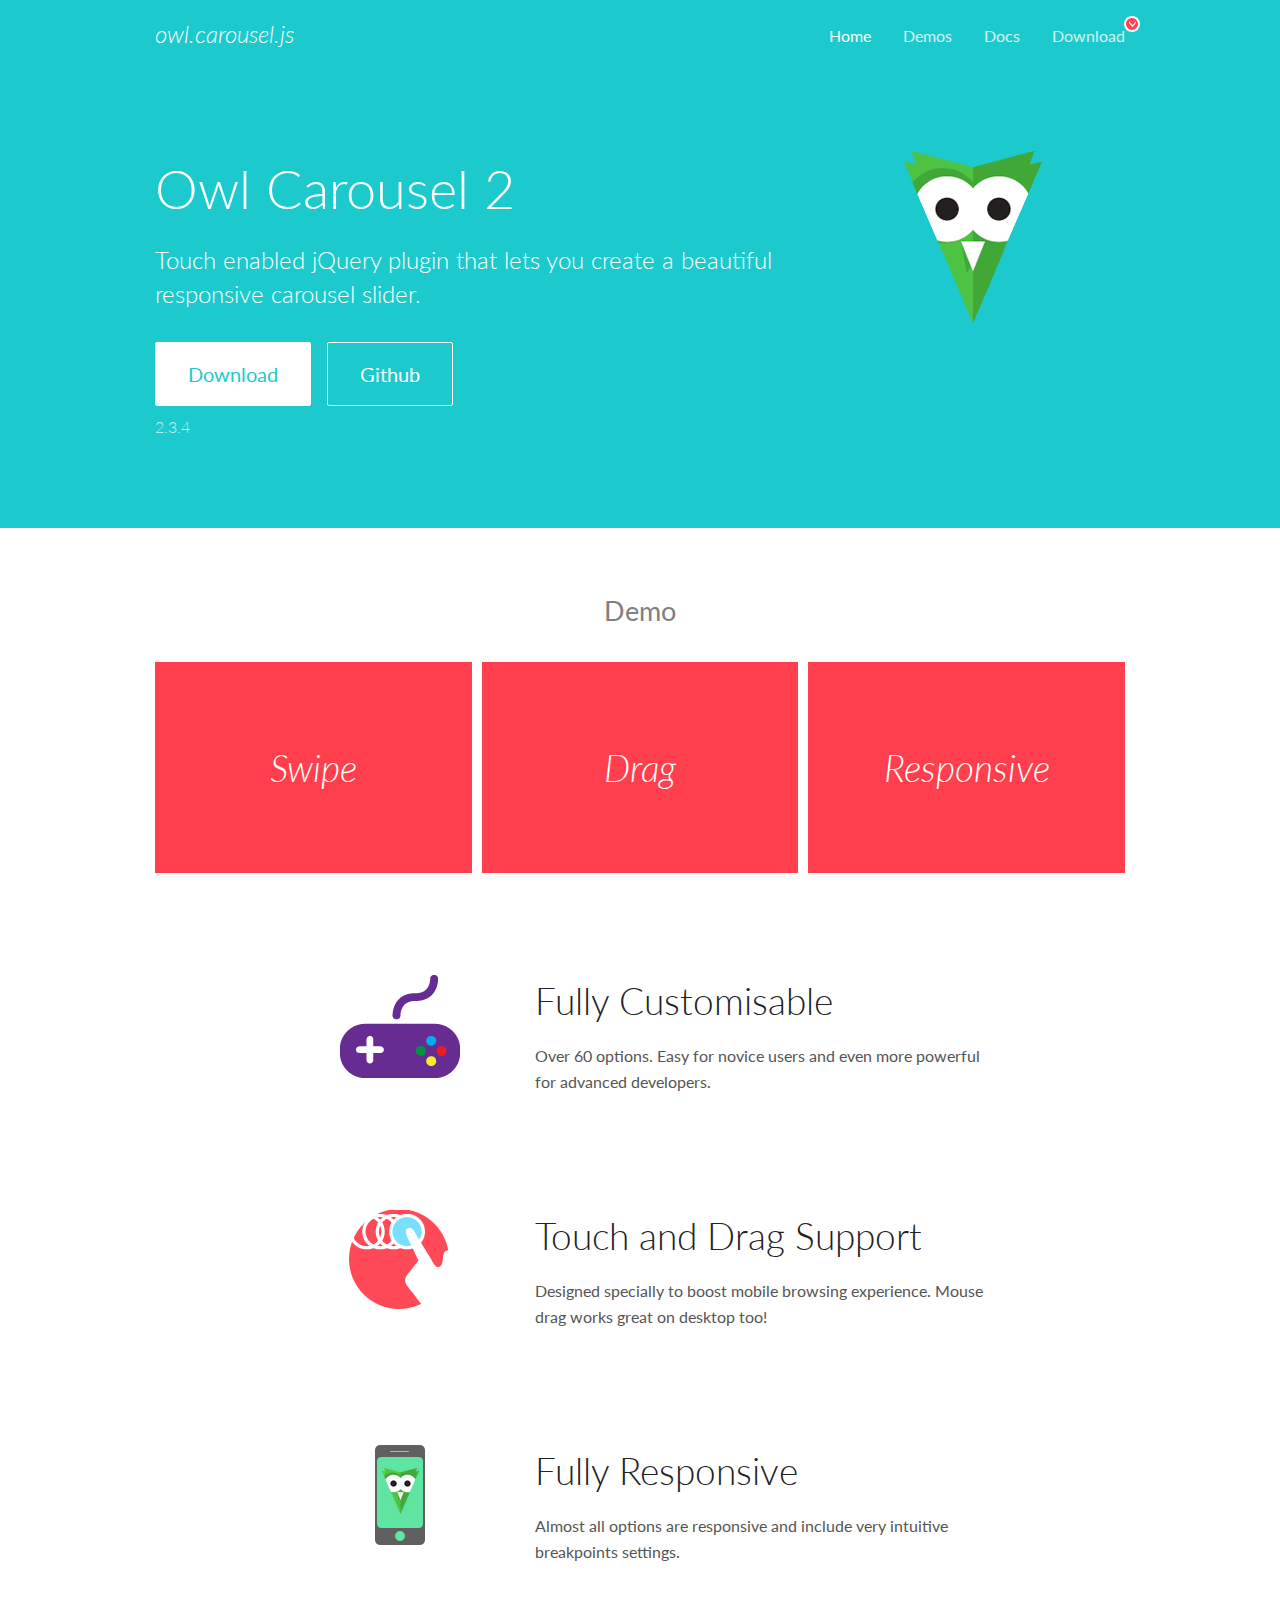
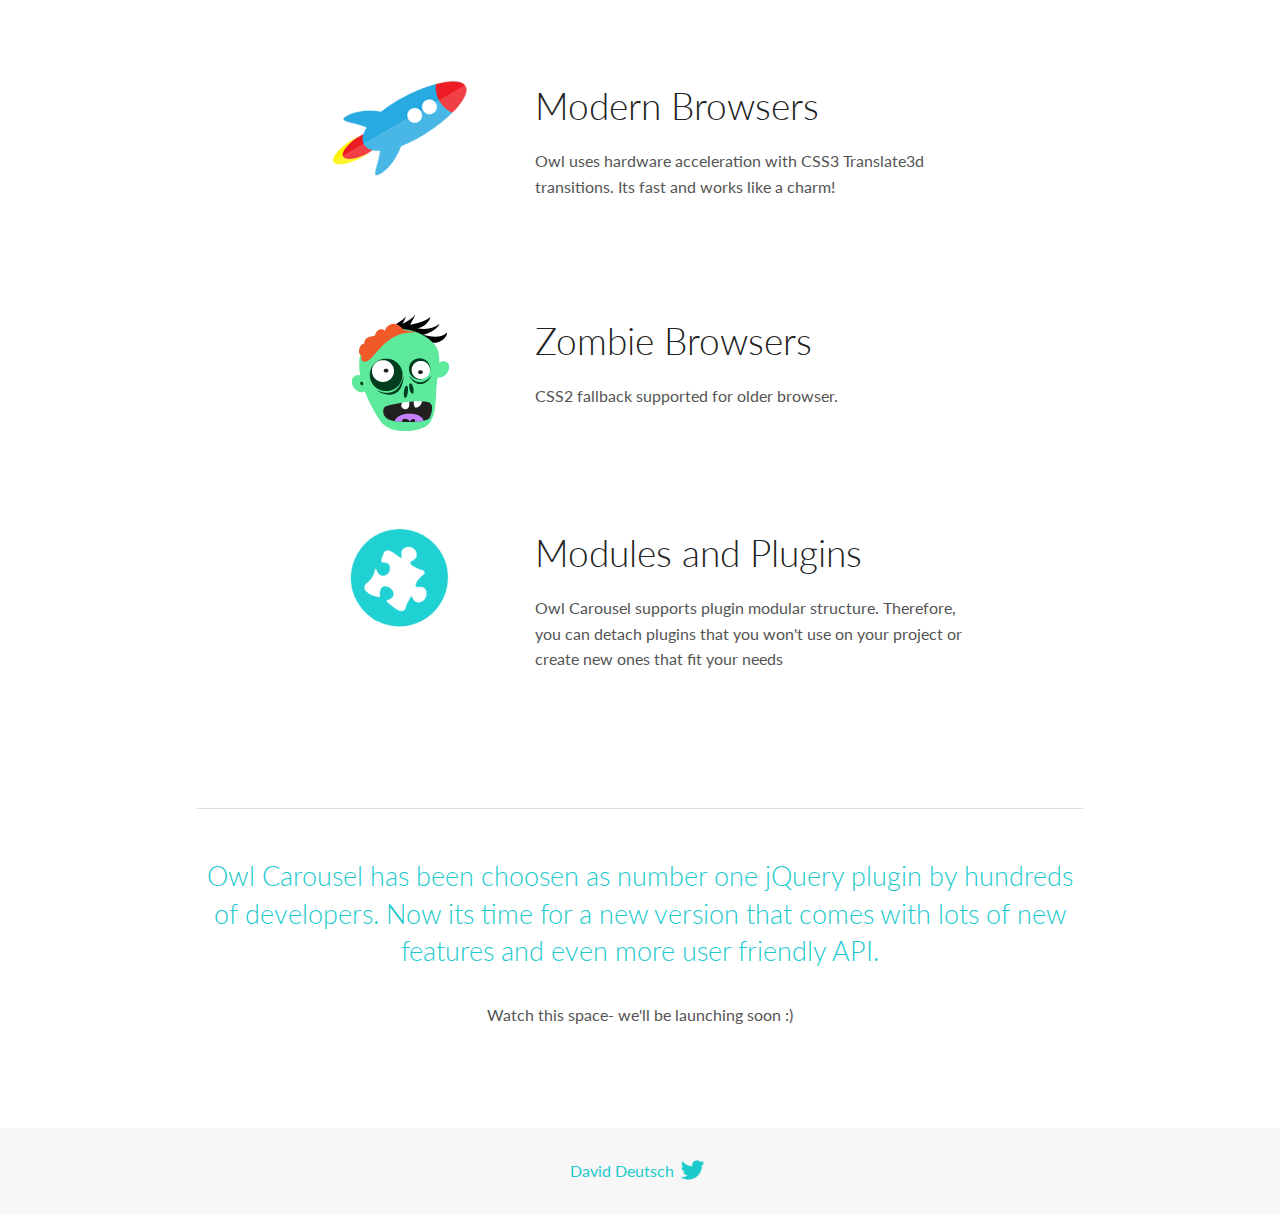
<file: Project 2/vendor/OwlCarousel2-2.3.4/docs/index.html>
<!DOCTYPE html>
<html lang="en">
  <head>

    <!-- head -->
    <meta charset="utf-8">
    <meta name="msapplication-tap-highlight" content="no" />
    <meta name="viewport" content="width=device-width, initial-scale=1.0" />
    <meta name="description" content="Touch enabled jQuery plugin that lets you create beautiful responsive carousel slider.">
    <meta name="author" content="David Deutsch">
    <title>
      Home | Owl Carousel | 2.3.4
    </title>

    <!-- Stylesheets -->
    <link href='https://fonts.googleapis.com/css?family=Lato:300,400,700,400italic,300italic' rel='stylesheet' type='text/css'>
    <link rel="stylesheet" href="assets/css/docs.theme.min.css">

    <!-- Owl Stylesheets -->
    <link rel="stylesheet" href="assets/owlcarousel/assets/owl.carousel.min.css">
    <link rel="stylesheet" href="assets/owlcarousel/assets/owl.theme.default.min.css">

    <!-- HTML5 shim and Respond.js IE8 support of HTML5 elements and media queries -->

    <!--[if lt IE 9]>
      <script src="https://oss.maxcdn.com/libs/html5shiv/3.7.0/html5shiv.js"></script>
      <script src="https://oss.maxcdn.com/libs/respond.js/1.3.0/respond.min.js"></script>
    <![endif]-->

    <!-- Favicons -->
    <link rel="apple-touch-icon-precomposed" sizes="144x144" href="assets/ico/apple-touch-icon-144-precomposed.png">
    <link rel="shortcut icon" href="assets/ico/favicon.png">
    <link rel="shortcut icon" href="favicon.ico">

    <!-- Yeah i know js should not be in header. Its required for demos.-->

    <!-- javascript -->
    <script src="assets/vendors/jquery.min.js"></script>
    <script src="assets/owlcarousel/owl.carousel.js"></script>
  </head>
  <body>

    <!-- header -->
    <header class="header">
      <div class="row">
        <div class="large-12 columns">
          <div class="brand left">
            <h3>
              <a href="/OwlCarousel2/">owl.carousel.js</a> 
            </h3>
          </div>
          <a id="toggle-nav" class="right">
            <span></span> <span></span> <span></span> 
          </a> 
          <div class="nav-bar">
            <ul class="clearfix">
              <li class="active">
                <a href="/OwlCarousel2/index.html">Home</a> 
              </li>
              <li> <a href="/OwlCarousel2/demos/demos.html">Demos</a>  </li>
              <li> <a href="/OwlCarousel2/docs/started-welcome.html">Docs</a>  </li>
              <li>
                <a href="https://github.com/OwlCarousel2/OwlCarousel2/archive/2.3.4.zip">Download</a> 
                <span class="download"></span> 
              </li>
            </ul>
          </div>
        </div>
      </div>
    </header>

    <!-- home panel -->
    <section id="hero">
      <div class="row">
        <div class="large-8 medium-8 columns">
          <h1>Owl Carousel 2</h1>
          <h4>Touch enabled jQuery plugin that lets you create a beautiful responsive carousel slider.</h4>
          <a href="https://github.com/OwlCarousel2/OwlCarousel2/archive/2.3.4.zip" class="hero-button">Download</a> 
          <a href="https://github.com/OwlCarousel2/OwlCarousel2" class="hero-button outline">Github</a> 
          <p>2.3.4</p>
        </div>
        <div class="large-4 medium-4 columns">
          <img class="owl-logo" src="assets/img/owl-logo.png" alt="mr. Owl">
        </div>
      </div>
    </section>

    <!-- body -->
    <div class="home-demo">
      <div class="row">
        <div class="large-12 columns">
          <h3>Demo</h3>
          <div class="owl-carousel">
            <div class="item">
              <h2>Swipe</h2>
            </div>
            <div class="item">
              <h2>Drag</h2>
            </div>
            <div class="item">
              <h2>Responsive</h2>
            </div>
            <div class="item">
              <h2>CSS3</h2>
            </div>
            <div class="item">
              <h2>Fast</h2>
            </div>
            <div class="item">
              <h2>Easy</h2>
            </div>
            <div class="item">
              <h2>Free</h2>
            </div>
            <div class="item">
              <h2>Upgradable</h2>
            </div>
            <div class="item">
              <h2>Tons of options</h2>
            </div>
            <div class="item">
              <h2>Infinity</h2>
            </div>
            <div class="item">
              <h2>Auto Width</h2>
            </div>
          </div>
        </div>
      </div>
    </div>
    <script>
      var owl = $('.owl-carousel');
      owl.owlCarousel({
        margin: 10,
        loop: true,
        responsive: {
          0: {
            items: 1
          },
          600: {
            items: 2
          },
          1000: {
            items: 3
          }
        }
      })
    </script>

    <!-- features -->
    <div id="features">
      <div class="row">
        <div class="small-12 medium-9 small-centered columns">
          <section class="row feature">
            <div class="medium-4 small-12 columns">
              <img src="assets/img/feature-options.png" alt="">
            </div>
            <div class="medium-8 small-12 columns">
              <h2>Fully Customisable</h2>
              <p>Over 60 options. Easy for novice users and even more powerful for advanced developers.</p>
            </div>
          </section>
          <section class="row feature">
            <div class="medium-4 small-12 columns">
              <img src="assets/img/feature-drag.png" alt="">
            </div>
            <div class="medium-8 small-12 columns">
              <h2>Touch and Drag Support</h2>
              <p>Designed specially to boost mobile browsing experience. Mouse drag works great on desktop too!</p>
            </div>
          </section>
          <section class="row feature">
            <div class="medium-4 small-12 columns">
              <img src="assets/img/feature-responsive.png" alt="">
            </div>
            <div class="medium-8 small-12 columns">
              <h2>Fully Responsive</h2>
              <p>Almost all options are responsive and include very intuitive breakpoints settings.</p>
            </div>
          </section>
          <section class="row feature">
            <div class="medium-4 small-12 columns">
              <img src="assets/img/feature-modern.png" alt="">
            </div>
            <div class="medium-8 small-12 columns">
              <h2>Modern Browsers</h2>
              <p>Owl uses hardware acceleration with CSS3 Translate3d transitions. Its fast and works like a charm! </p>
            </div>
          </section>
          <section class="row feature">
            <div class="medium-4 small-12 columns">
              <img src="assets/img/feature-zombie.png" alt="">
            </div>
            <div class="medium-8 small-12 columns">
              <h2>Zombie Browsers</h2>
              <p>CSS2 fallback supported for older browser.</p>
            </div>
          </section>
          <section class="row feature">
            <div class="medium-4 small-12 columns">
              <img src="assets/img/feature-module.png" alt="">
            </div>
            <div class="medium-8 small-12 columns">
              <h2>Modules and Plugins</h2>
              <p>Owl Carousel supports plugin modular structure. Therefore, you can detach plugins that you won&#x27;t use on your project or create new ones that fit your needs</p>
            </div>
          </section>
        </div>
      </div>
    </div>

    <!-- footer -->
    <section id="teaser-text">
      <div class="row">
        <div class="small-12 medium-11 small-centered columns">
          <hr>
          <h3 id="owl-carousel-has-been-choosen-as-number-one-jquery-plugin-by-hundreds-of-developers-now-its-time-for-a-new-version-that-comes-with-lots-of-new-features-and-even-more-user-friendly-api-">Owl Carousel has been choosen as number one jQuery plugin by hundreds of developers. Now its time for a new version that comes with lots of new features and even more user friendly API.</h3>
          <p>Watch this space- we&#39;ll be launching soon :)</p>
        </div>
      </div>
    </section>

    <!-- footer -->
    <footer class="footer">
      <div class="row">
        <div class="large-12 columns">
          <h5>
            <a href="/OwlCarousel2/docs/support-contact.html">David Deutsch</a> 
            <a id="custom-tweet-button" href="https://twitter.com/share?url=https://github.com/OwlCarousel2/OwlCarousel2&text=Owl Carousel - This is so awesome! " target="_blank"></a> 
          </h5>
        </div>
      </div>
    </footer>

    <!-- vendors -->
    <script src="assets/vendors/highlight.js"></script>
    <script src="assets/js/app.js"></script>
  </body>
</html>
</file>
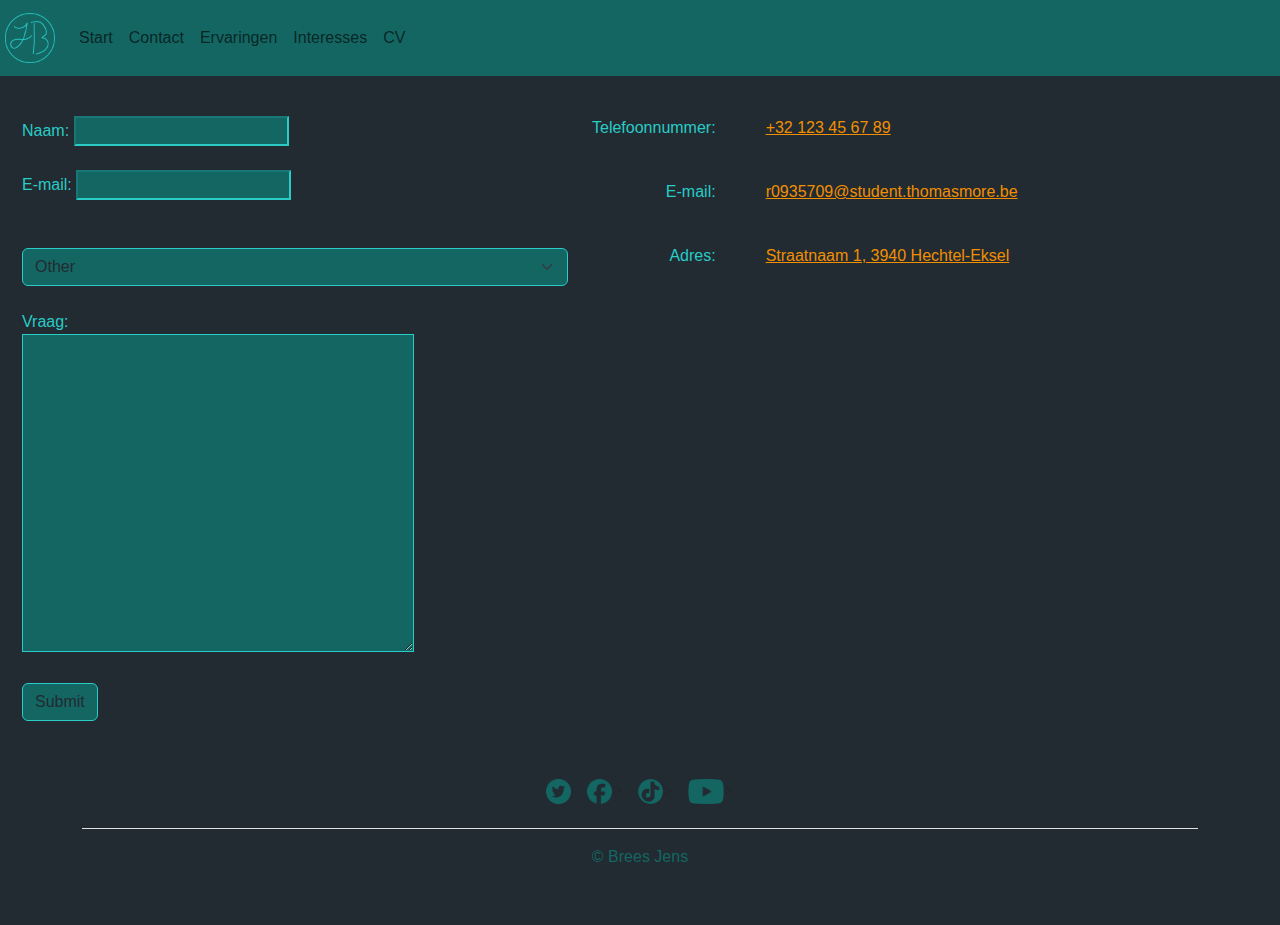
<file: project2/contact.html>
<!DOCTYPE html>
<html lang="en">
<head>
    <meta charset="UTF-8">
    <meta name="viewport" content="width=device-width, initial-scale=1.0">
    <link href="./bootstrap/css/bootstrap.min.css" rel="stylesheet">
    <link rel="stylesheet" href="./css/style.css">
    <link rel="stylesheet" href="./css/per-page/contact.css">
    <link rel="icon" href="./media/favicon.ico" type="image/ico" sizes="16x16">
    <title>Contact</title>
</head>
<body>
    <nav class="navbar navbar-expand-lg " style="background-color: #146663; color: #212B31;">
        <a class="navbar-brand" href="./index.html"><img src="./media/img/logo.png" class="logo" alt="Jens-Brees"></a>
        <button class="navbar-toggler" type="button" data-toggle="collapse" data-target="#navbarNav" aria-controls="navbarNav" aria-expanded="false" aria-label="Toggle navigation">
          <span class="navbar-toggler-icon"></span>
        </button>
        <div class="collapse navbar-collapse" id="navbarNav">
          <ul class="navbar-nav">
            <li class="nav-item">
              <a class="nav-link" href="./index.html">Start</a>
            </li>
            <li class="nav-item active">
              <a class="nav-link" href="./contact.html">Contact</a>
            </li>
            <li class="nav-item">
              <a class="nav-link" href="./ervaring.html">Ervaringen</a>
            </li>
            <li class="nav-item">
              <a class="nav-link" href="./interesse.html">Interesses</a>
            </li>
            <li class="nav-item">
                <a class="nav-link" href="./cv.html">CV</a>
            </li>
          </ul>
        </div>
    </nav>

    <div class="container" style="padding-top: 40px; margin-left: 10px; margin-right: 10px;">
      <div class="row">
        <div class="col-lg-6">
          <form style="padding-bottom: 10px;">
            <label for="naam">Naam:  </label>
            <input type="text" id="naam" name="naam" required>
            <br><br>
            <label for="email">E-mail:  </label>
            <input type="email" id="email" name="email" required>
            <br><br>
            <label for="selectie"></label>
            <select class="form-select" id="selectie">
              <option>Programmeren</option>
              <option value="1">Wetenschappen</option>
              <option value="2">Gamen</option>
              <option value="3">Wandelen</option>
              <option value="4">Horror</option>
              <option value="5">19de eeuw</option>
              <option value="6">Nederlands</option>
              <option value="7">Engels</option>
              <option value="8">Frans</option>
              <option value="9">Python</option>
              <option value="10">C#</option>
              <option value="11">SQL</option>
              <option value="12">HTML</option>
              <option value="13">CSS</option>
              <option value="14">Bootstrap</option>
              <option selected="" value="15">Other</option>
            </select>
            <br>
            <label for="vraag">Vraag:  </label>
            <div><textarea name="vraag" id="vraag" cols="40" rows="13"></textarea></div>
            <br>
            <button type="submit" class="btn btn-primary">Submit</button>
          </form>
        </div>
        <div class="col-lg-6">
          <div class="flex-div-row">
            <div style="text-align: right;">
              <p>Telefoonnummer:</p><br>
              <p>E-mail:</p><br>
              <p>Adres:</p><br>
            </div>
            <div style="padding-left: 50px;">
              <p><a href="tel:+32123456789">+32 123 45 67 89</a></p><br>
              <p><a href="mailto:r0935709@student.thomasmore.be">r0935709@student.thomasmore.be</a></p><br>
              <p><a href="https://maps.app.goo.gl/viM5cJUxxAuQ95nE8">Straatnaam 1, 3940 Hechtel-Eksel</a></p><br>
            </div>
          </div>
        </div>
      </div>
    </div>

    <div class="container">
        <footer class="py-3 my-4">
          <ul class="nav justify-content-center border-bottom pb-3 mb-3">
            <li class="nav-item"><a href="https://twitter.com/ThomasMoreBE" class="nav-link px-2 text-body-secondary" target="_blank"><img src="./media/img/twitter.png" class="media"></a></li>
            <li class="nav-item"><a href="https://www.facebook.com/ThomasMoreBE/" class="nav-link px-2 text-body-secondary" target="_blank"><img src="./media/img/facebook.png" class="media">></a></li>
            <li class="nav-item"><a href="https://www.tiktok.com/@thomasmore.be" class="nav-link px-2 text-body-secondary" target="_blank"><img src="./media/img/tiktok.png" class="media">></a></li>
            <li class="nav-item"><a href="https://www.youtube.com/thomasmorebe" class="nav-link px-2 text-body-secondary" target="_blank"><img src="./media/img/youtube.png" class="media">></a></li>
          </ul>
          <p class="text-center" style="color: #146663;">© Brees Jens</p>
        </footer>
      </div>
    <script src="./bootstrap/js/bootstrap.bundle.min.js"></script>
</body>
</html>
</file>
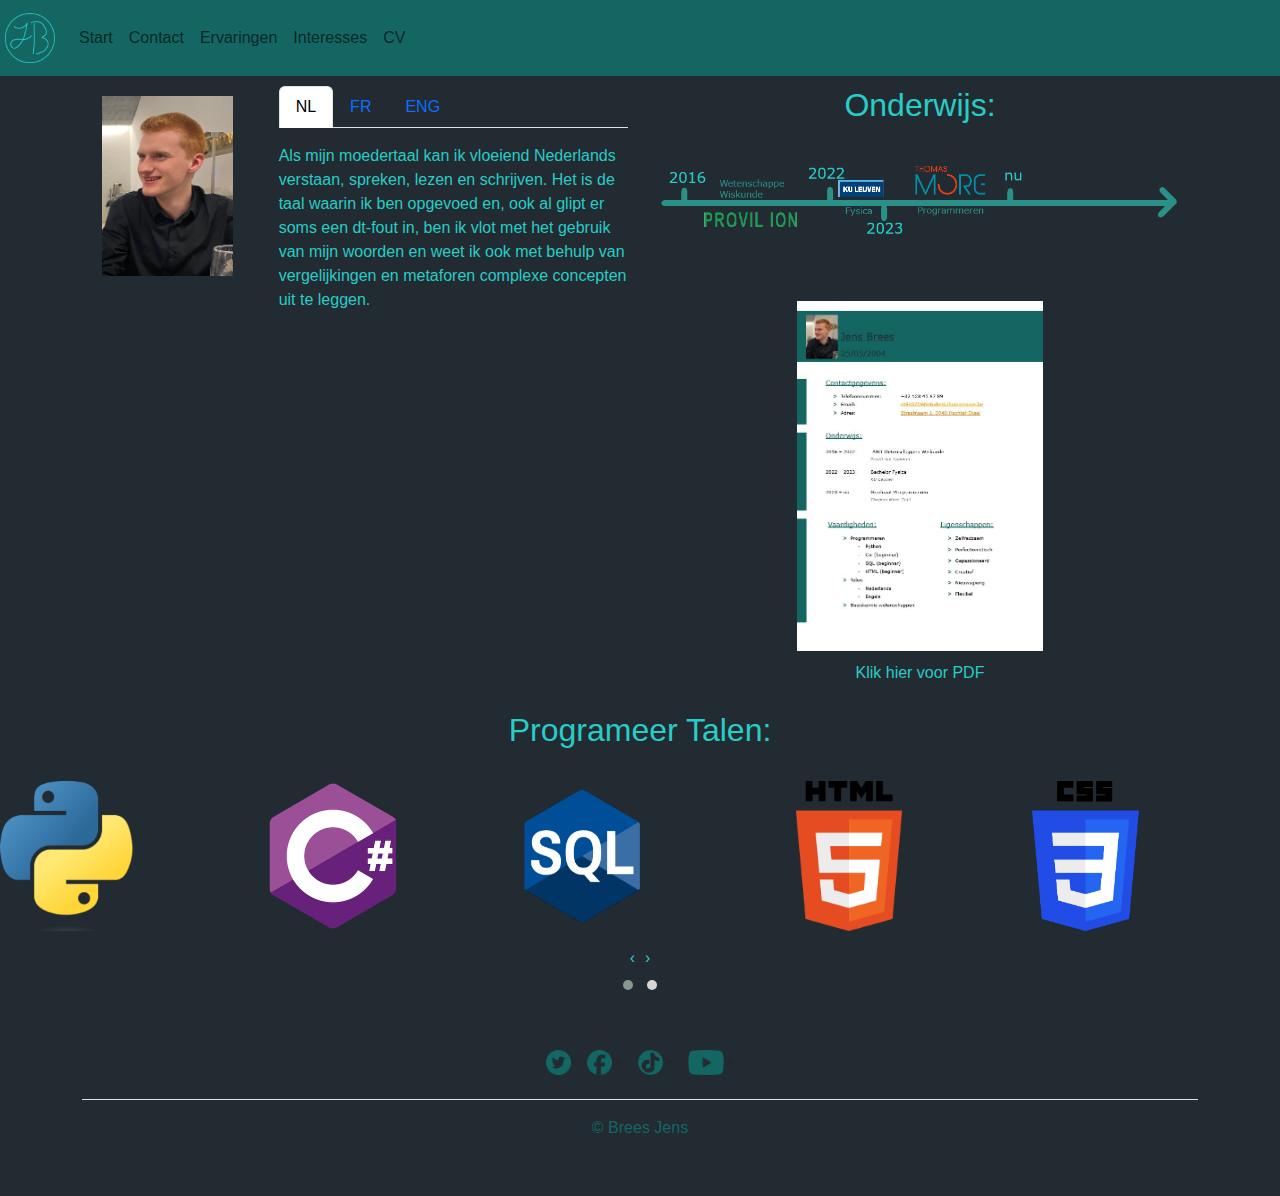
<file: project2/cv.html>
<!DOCTYPE html>
<html lang="en">
<head>
    <meta charset="UTF-8">
    <meta name="viewport" content="width=device-width, initial-scale=1.0">
    <link href="./bootstrap/css/bootstrap.min.css" rel="stylesheet">
    <link rel="stylesheet" href="./css/style.css">
    <link rel="stylesheet" href="./css/per-page/cv.css">
    <link rel="icon" href="./media/favicon.ico" type="image/ico" sizes="16x16">
    <title>CV</title>

    <link rel="stylesheet" href="./vendor/OwlCarousel/docs/assets/owlcarousel/assets/owl.carousel.min.css">
    <link rel="stylesheet" href="./vendor/OwlCarousel/docs/assets/owlcarousel/assets/owl.theme.default.min.css">
    <script src="./vendor/OwlCarousel/docs/assets/vendors/jquery.min.js"></script>
    <script src="./vendor/OwlCarousel/docs/assets/owlcarousel/owl.carousel.js"></script>

</head>
<body>
    <nav class="navbar navbar-expand-lg " style="background-color: #146663; color: #212B31;">
        <a class="navbar-brand" href="./index.html"><img src="./media/img/logo.png" class="logo" alt="Jens-Brees"></a>
        <button class="navbar-toggler" type="button" data-toggle="collapse" data-target="#navbarNav" aria-controls="navbarNav" aria-expanded="false" aria-label="Toggle navigation">
          <span class="navbar-toggler-icon"></span>
        </button>
        <div class="collapse navbar-collapse" id="navbarNav">
          <ul class="navbar-nav">
            <li class="nav-item">
              <a class="nav-link" href="./index.html">Start</a>
            </li>
            <li class="nav-item">
              <a class="nav-link" href="./contact.html">Contact</a>
            </li>
            <li class="nav-item">
              <a class="nav-link" href="./ervaring.html">Ervaringen</a>
            </li>
            <li class="nav-item">
              <a class="nav-link" href="./interesse.html">Interesses</a>
            </li>
            <li class="nav-item active">
                <a class="nav-link" href="./cv.html">CV</a>
            </li>
          </ul>
        </div>
    </nav>

    <div class="container">
      <div class="row" style="padding: 10px;">
        <div class="col-lg-2">
          <img src="./media/img/zelf.jpg" alt="Foto Jens Brees" title="Jens Brees" height="200px"  style="padding: 10px;">
        </div>
        <div class="col-lg-4" style="height: 300px;">

          <div class="bd-example m-0 border-0">
            <nav>
              <div class="nav nav-tabs mb-3" id="nav-tab" role="tablist" style="color:#146663">
                <button class="nav-link active" id="nav-home-tab" data-bs-toggle="tab" data-bs-target="#nav-home" type="button" role="tab" aria-controls="nav-home" aria-selected="true" tabindex="-1">NL</button>
                <button class="nav-link" id="nav-profile-tab" data-bs-toggle="tab" data-bs-target="#nav-profile" type="button" role="tab" aria-controls="nav-profile" aria-selected="false">FR</button>
                <button class="nav-link" id="nav-contact-tab" data-bs-toggle="tab" data-bs-target="#nav-contact" type="button" role="tab" aria-controls="nav-contact" aria-selected="false" tabindex="-1">ENG</button>
              </div>
            </nav>
            <div class="tab-content" id="nav-tabContent">
              <div class="tab-pane fade active show" id="nav-home" role="tabpanel" aria-labelledby="nav-home-tab">
                <p>Als mijn moedertaal kan ik vloeiend Nederlands verstaan, spreken, lezen en schrijven. Het is de taal waarin ik ben opgevoed en, ook al glipt er soms een dt-fout in, ben ik vlot met het gebruik van mijn woorden en weet ik ook met behulp van vergelijkingen en metaforen complexe concepten uit te leggen.</p>
              </div>
              <div class="tab-pane fade" id="nav-profile" role="tabpanel" aria-labelledby="nav-profile-tab">
                <p>Français est la langue je compris le moins. C’est plus difficile pour moi, mais si on parle assez lent je le peux compris et réponde.</p>
              </div>
              <div class="tab-pane fade" id="nav-contact" role="tabpanel" aria-labelledby="nav-contact-tab">
                <p>English is a language that I learned from a young age, and although I sometimes make a few grammatical errors, I do understand, speak, read and write it fluently. It is perhaps the language I spend the most time using and I know how to use metaphors and comparisons within in to explain complex concepts.</p>
              </div>
            </div>
            </div>

        </div>
        <div class="col-lg-6">
          <div class="flex-div-column">
            <h2 class="center">Onderwijs:</h2><br>
            <img src="./media/img/tijdlijn.png" alt="2016 tot 2022, wetenschappen wiskunde in Provil-ION. 2022 tot 2023, fysica in KU Leuven. 2023 tot nu, Programmeren in Thomas More." Titel="Tijdlijn Schoolervaring">
            <a href="./media/cv.pdf" target="_blank" class="cv-link"><img src="./media/img/cv.JPG" alt="CV" title="CV" class="cv"></a>
            <p style="text-align: center;">Klik hier voor PDF</p>
          </div>
        </div>
      </div>
    </div>

      <div class="large-12 columns">
        <div>
          <h2 style="text-align: center;">Programeer Talen:</h2><br>
          <div class="owl-carousel owl-theme">
            <div class="item">
              <img src="./media/img/python.png" alt="Python" title="Python" class="taal" style="width: 137px !important;">
            </div>
            <div class="item">
              <img src="./media/img/c-sharp.png" alt="C#" title="C#" class="taal" style="width: 150px !important;">
            </div>
            <div class="item">
              <img src="./media/img/sql.png" alt="SQL" title="SQL" class="taal" style="width: 132px !important;">
            </div>
            <div class="item">
              <img src="./media/img/html.png" alt="HTML" title="HTML" class="taal" style="width: 150px !important;">
            </div>
            <div class="item">
              <img src="./media/img/css.png" alt="CSS" title="CSS" class="taal" style="width: 107px !important;">
            </div>
            <div class="item">
              <img src="./media/img/bootstrap.png" alt="Bootstrap" title="Bootstrap" class="taal" style="width: 150px !important;">
            </div>
        </div>
    
        <script>
          $(document).ready(function() {
            var owl = $('.owl-carousel');
            owl.owlCarousel({
              margin: 10,
              nav: true,
              loop: true,
              responsive: {
                0: {
                  items: 1
                },
                600: {
                  items: 3
                },
                1000: {
                  items: 5
                }
              }
            })
          })
        </script>
      </div>

    <div class="container">
        <footer class="py-3 my-4">
          <ul class="nav justify-content-center border-bottom pb-3 mb-3">
            <li class="nav-item"><a href="https://twitter.com/ThomasMoreBE" class="nav-link px-2 text-body-secondary" target="_blank"><img src="./media/img/twitter.png" class="media"></a></li>
            <li class="nav-item"><a href="https://www.facebook.com/ThomasMoreBE/" class="nav-link px-2 text-body-secondary" target="_blank"><img src="./media/img/facebook.png" class="media">></a></li>
            <li class="nav-item"><a href="https://www.tiktok.com/@thomasmore.be" class="nav-link px-2 text-body-secondary" target="_blank"><img src="./media/img/tiktok.png" class="media">></a></li>
            <li class="nav-item"><a href="https://www.youtube.com/thomasmorebe" class="nav-link px-2 text-body-secondary" target="_blank"><img src="./media/img/youtube.png" class="media">></a></li>
          </ul>
          <p class="text-center" style="color: #146663;">© Brees Jens</p>
        </footer>
      </div>
    <script src="./bootstrap/js/bootstrap.bundle.min.js"></script>
</body>
</html>
</file>
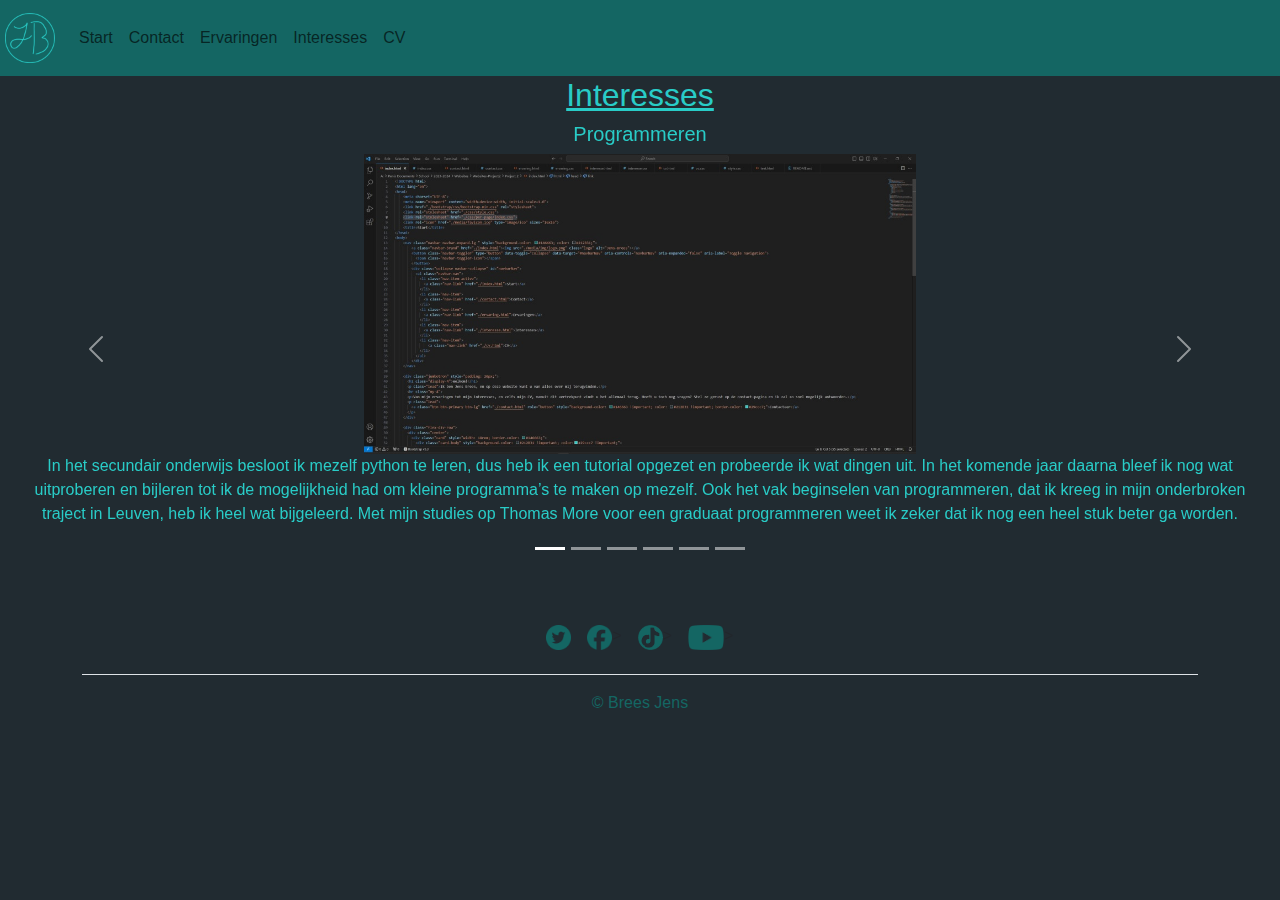
<file: project2/interesse.html>
<!DOCTYPE html>
<html lang="en">
<head>
    <meta charset="UTF-8">
    <meta name="viewport" content="width=device-width, initial-scale=1.0">
    <link href="./bootstrap/css/bootstrap.min.css" rel="stylesheet">
    <link rel="stylesheet" href="./css/style.css">
    <link rel="stylesheet" href="./css/per-page/interesse.css">
    <link rel="icon" href="./media/favicon.ico" type="image/ico" sizes="16x16">
    <title>Interesses</title>
</head>
<body>
    <nav class="navbar navbar-expand-lg " style="background-color: #146663; color: #212B31;">
        <a class="navbar-brand" href="./index.html"><img src="./media/img/logo.png" class="logo" alt="Jens-Brees"></a>
        <button class="navbar-toggler" type="button" data-toggle="collapse" data-target="#navbarNav" aria-controls="navbarNav" aria-expanded="false" aria-label="Toggle navigation">
          <span class="navbar-toggler-icon"></span>
        </button>
        <div class="collapse navbar-collapse" id="navbarNav">
          <ul class="navbar-nav">
            <li class="nav-item">
              <a class="nav-link" href="./index.html">Start</a>
            </li>
            <li class="nav-item">
              <a class="nav-link" href="./contact.html">Contact</a>
            </li>
            <li class="nav-item">
              <a class="nav-link" href="./ervaring.html">Ervaringen</a>
            </li>
            <li class="nav-item active">
              <a class="nav-link" href="./interesse.html">Interesses</a>
            </li>
            <li class="nav-item">
                <a class="nav-link" href="./cv.html">CV</a>
            </li>
          </ul>
        </div>
    </nav>

    <div class="flex-div-column">
      <h2 style="text-align: center; text-decoration: underline;">Interesses</h2>
      <div>
        <div id="carouselExampleIndicators" class="carousel slide">
          <div class="carousel-indicators">
            <button type="button" data-bs-target="#carouselExampleIndicators" data-bs-slide-to="0" class="active" aria-current="true" aria-label="Slide 1"></button>
            <button type="button" data-bs-target="#carouselExampleIndicators" data-bs-slide-to="1" aria-label="Slide 2"></button>
            <button type="button" data-bs-target="#carouselExampleIndicators" data-bs-slide-to="2" aria-label="Slide 3"></button>
            <button type="button" data-bs-target="#carouselExampleIndicators" data-bs-slide-to="3" aria-label="Slide 4"></button>
            <button type="button" data-bs-target="#carouselExampleIndicators" data-bs-slide-to="4" aria-label="Slide 5"></button>
            <button type="button" data-bs-target="#carouselExampleIndicators" data-bs-slide-to="5" aria-label="Slide 6"></button>
          </div>
          <div class="carousel-inner" style="text-align: center;">
            <div class="carousel-item active">
              <h5>Programmeren</h5>
              <img src="./media/img/programmeren.jpg" class="d-block w-100" alt="Code Website" style="width: 552px !important; height: 300px !important;">
              <p>
                In het secundair onderwijs besloot ik mezelf python te leren, dus heb ik een tutorial opgezet en probeerde ik wat dingen uit. 
                In het komende jaar daarna bleef ik nog wat uitproberen en bijleren tot ik de mogelijkheid had om kleine programma’s te maken 
                op mezelf. Ook het vak beginselen van programmeren, dat ik kreeg in mijn onderbroken traject in Leuven, heb ik heel wat 
                bijgeleerd. Met mijn studies op Thomas More voor een graduaat programmeren weet ik zeker dat ik nog een heel stuk beter ga worden.
              </p>
            </div>
            <div class="carousel-item">
              <h5>Wetenschappen</h5>
              <img src="./media/img/labo.jpg" class="d-block w-100" alt="Jens Brees in labo" style="width: 233px !important; height: 300px !important;">
              <p>
                Al sinds ik me kan herinneren heb ik opgekeken naar mensen die de aard van onze wereld kunnen begrijpen en dat begrip kunnen 
                gebruiken om er iets nieuws van te maken. Dankzij mijn jaren in wetenschappen wiskunde heb ik een basisbegrip van deze disciplines 
                geleerd en daar ben ik ook trots op. Ik hoop in de toekomst nog meer bij te leren over hoe onze wereld werkt.
              </p>
            </div>
            <div class="carousel-item">
              <h5>Gamen</h5>
              <img src="./media/img/games.jpg" class="d-block w-100" alt="Rainbow Six Siege" style="width: 524px !important; height: 300px !important;">
              <p>
                Zoals velen van mijn generatie werd ik aangetrokken naar games. Het strategisch nadenken, oplossen van puzzels en creatief opbouwen 
                van werelden met behulp van de mechanismes dat de developers in plaats hebben gezet voor ons om te gebruiken is werkelijk een 
                verrijkende ervaring, en het zien van hoe creatief ze kunnen zijn met deze mechanismes is een geschenk op zichzelf.
              </p>
            </div>
            <div class="carousel-item">
              <h5>Wandelen</h5>
              <img src="./media/img/bos.jpg" class="d-block w-100" alt="Bospad" style="width: 298px !important; height: 300px !important;">
              <p>
                De rust dat je kunt vinden van een uurtje of twee in een bos rond te wandelen is in mijn mening ongeëvenaard. Het inademen van de 
                verse lucht en het zien van de natuur in werking, met of zonder muziek, is wat mij na een stressvolle dag weer volledig in orde brengt.
              </p>
            </div>
            <div class="carousel-item">
              <h5>Horror</h5>
              <img src="./media/img/horror.jpg" class="d-block w-100" alt="The Magnus Archives" style="width: 300px !important; height: 300px !important;">
              <p>
                Ik hou van alles dat temaken heeft met horror. Van de verhalen die in dit genre geschreven zijn tot de concepten die hierin verwerkt 
                zijn en de methodes die gebruikt worden om een goede emotionele impact te hebben op de lezer/kijker/luisteraar. 
              </p>
            </div>
            <div class="carousel-item">
              <h5>19de eeuw</h5>
              <img src="./media/img/oscar-wilde.jpg" class="d-block w-100" alt="Oscar Wilde" style="width: 450px !important; height: 300px !important;">
              <p>
                De 19de eeuw, en specifiek de late 19de eeuw, was een zeer interressante periode in onze geschiedenis. Van Jack The Ripper tot 
                de eiffeltoren en klassiekers zoals frankenstein, Sherlock Homes en The Picture Of Dorian Gray. Daarnaast was deze periode ook zeer 
                rijk aan wetenschappelijke ontwikkelinge en culturele rijkdom.
              </p>
            </div>
          </div>
          <button class="carousel-control-prev" type="button" data-bs-target="#carouselExampleIndicators" data-bs-slide="prev">
            <span class="carousel-control-prev-icon" aria-hidden="true"></span>
            <span class="visually-hidden">Previous</span>
          </button>
          <button class="carousel-control-next" type="button" data-bs-target="#carouselExampleIndicators" data-bs-slide="next">
            <span class="carousel-control-next-icon" aria-hidden="true"></span>
            <span class="visually-hidden">Next</span>
          </button>
        </div>
      </div>
    </div>


    <div class="container">
        <footer class="py-3 my-4">
          <ul class="nav justify-content-center border-bottom pb-3 mb-3">
            <li class="nav-item"><a href="https://twitter.com/ThomasMoreBE" class="nav-link px-2 text-body-secondary" target="_blank"><img src="./media/img/twitter.png" class="media"></a></li>
            <li class="nav-item"><a href="https://www.facebook.com/ThomasMoreBE/" class="nav-link px-2 text-body-secondary" target="_blank"><img src="./media/img/facebook.png" class="media">></a></li>
            <li class="nav-item"><a href="https://www.tiktok.com/@thomasmore.be" class="nav-link px-2 text-body-secondary" target="_blank"><img src="./media/img/tiktok.png" class="media">></a></li>
            <li class="nav-item"><a href="https://www.youtube.com/thomasmorebe" class="nav-link px-2 text-body-secondary" target="_blank"><img src="./media/img/youtube.png" class="media">></a></li>
          </ul>
          <p class="text-center" style="color: #146663;">© Brees Jens</p>
        </footer>
      </div>
    <script src="./bootstrap/js/bootstrap.bundle.min.js"></script>
</body>
</html>
</file>
<file: project2/css/style.css>
body
{
    font-family: Verdana, 'Lucida Sans', Arial;
    background-color: #212B31;
    color:#29ccc7;
}

a
{
    color: #f18f01;
}
a:hover, a:active
{
    color: #f6511d;
}
 a:active
 {
    text-decoration: none;
}

.logo
{
    padding-left: 5px;
    height: 50px;
}
.media
{
    height: 25px;
}

.flex-div-row
{
    display: flex;
    flex-direction: row;
}
.flex-div-column
{
    display: flex;
    flex-direction: column;
}
.center
{
    margin-left: auto;
    margin-right: auto;
}
.center-high
{
    margin-top: auto;
    margin-bottom: auto;
}
</file>
<file: project2/css/per-page/contact.css>
input, textarea, option, select, button
{
    background-color: #146663 !important;
    border-color: #29ccc7 !important;
    color: #212B31 !important;
}
</file>
<file: project2/css/per-page/cv.css>
.taal
{
    height: 150px !important;
}

.cv
{
    padding-top: 50px;
    margin: 10px;
    height: 400px;
}
.cv-link
{
    margin-left: auto;
    margin-right: auto;
}
</file>
<file: project2/css/per-page/interesse.css>
img
{
    margin-left: auto;
    margin-right: auto;
}
p
{
    margin-bottom: 50px;
    margin-left: 20px;
    margin-right: 20px;
}
</file>
